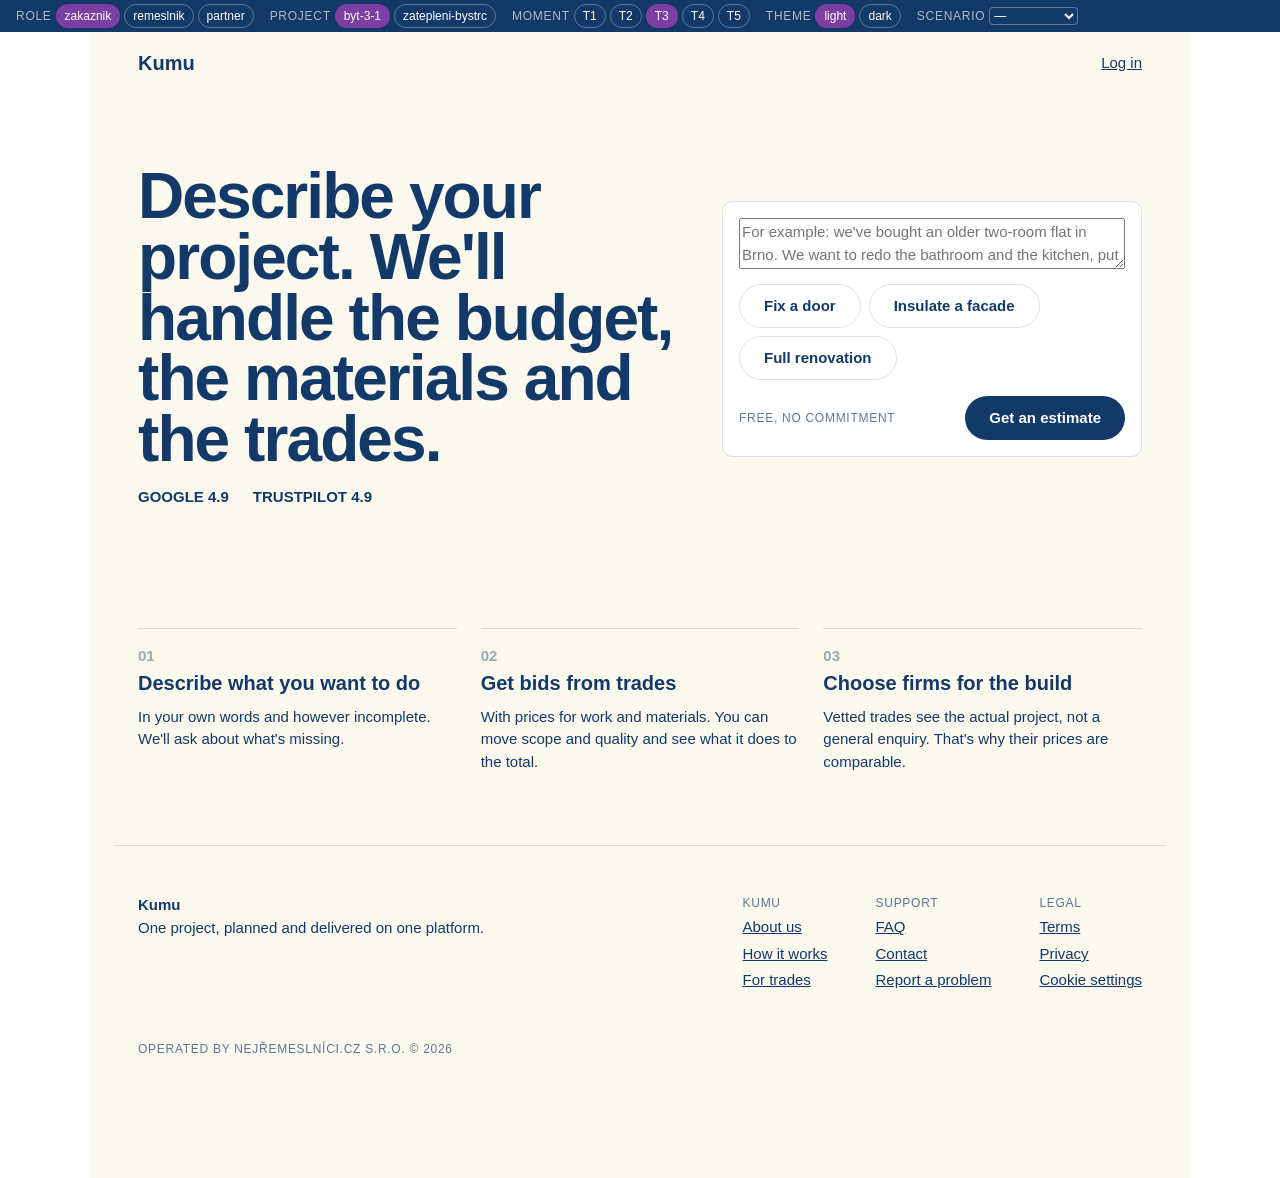
<file: index.html>
<!doctype html>
<html lang="en">
<head>
  <meta charset="utf-8" />
  <meta name="viewport" content="width=device-width, initial-scale=1" />
  <title>Kumu</title>
  <link rel="stylesheet" href="css/tokens.css" />
  <link rel="stylesheet" href="css/theme-light.css" />
  <link rel="stylesheet" href="css/theme-dark.css" />
  <link rel="stylesheet" href="css/base.css" />
  <link rel="stylesheet" href="css/components.css" />
  <link rel="stylesheet" href="css/screens.css" />
</head>
<body>
  <div id="app"></div>
  <script type="module" src="js/app.js"></script>
</body>
</html>
</file>
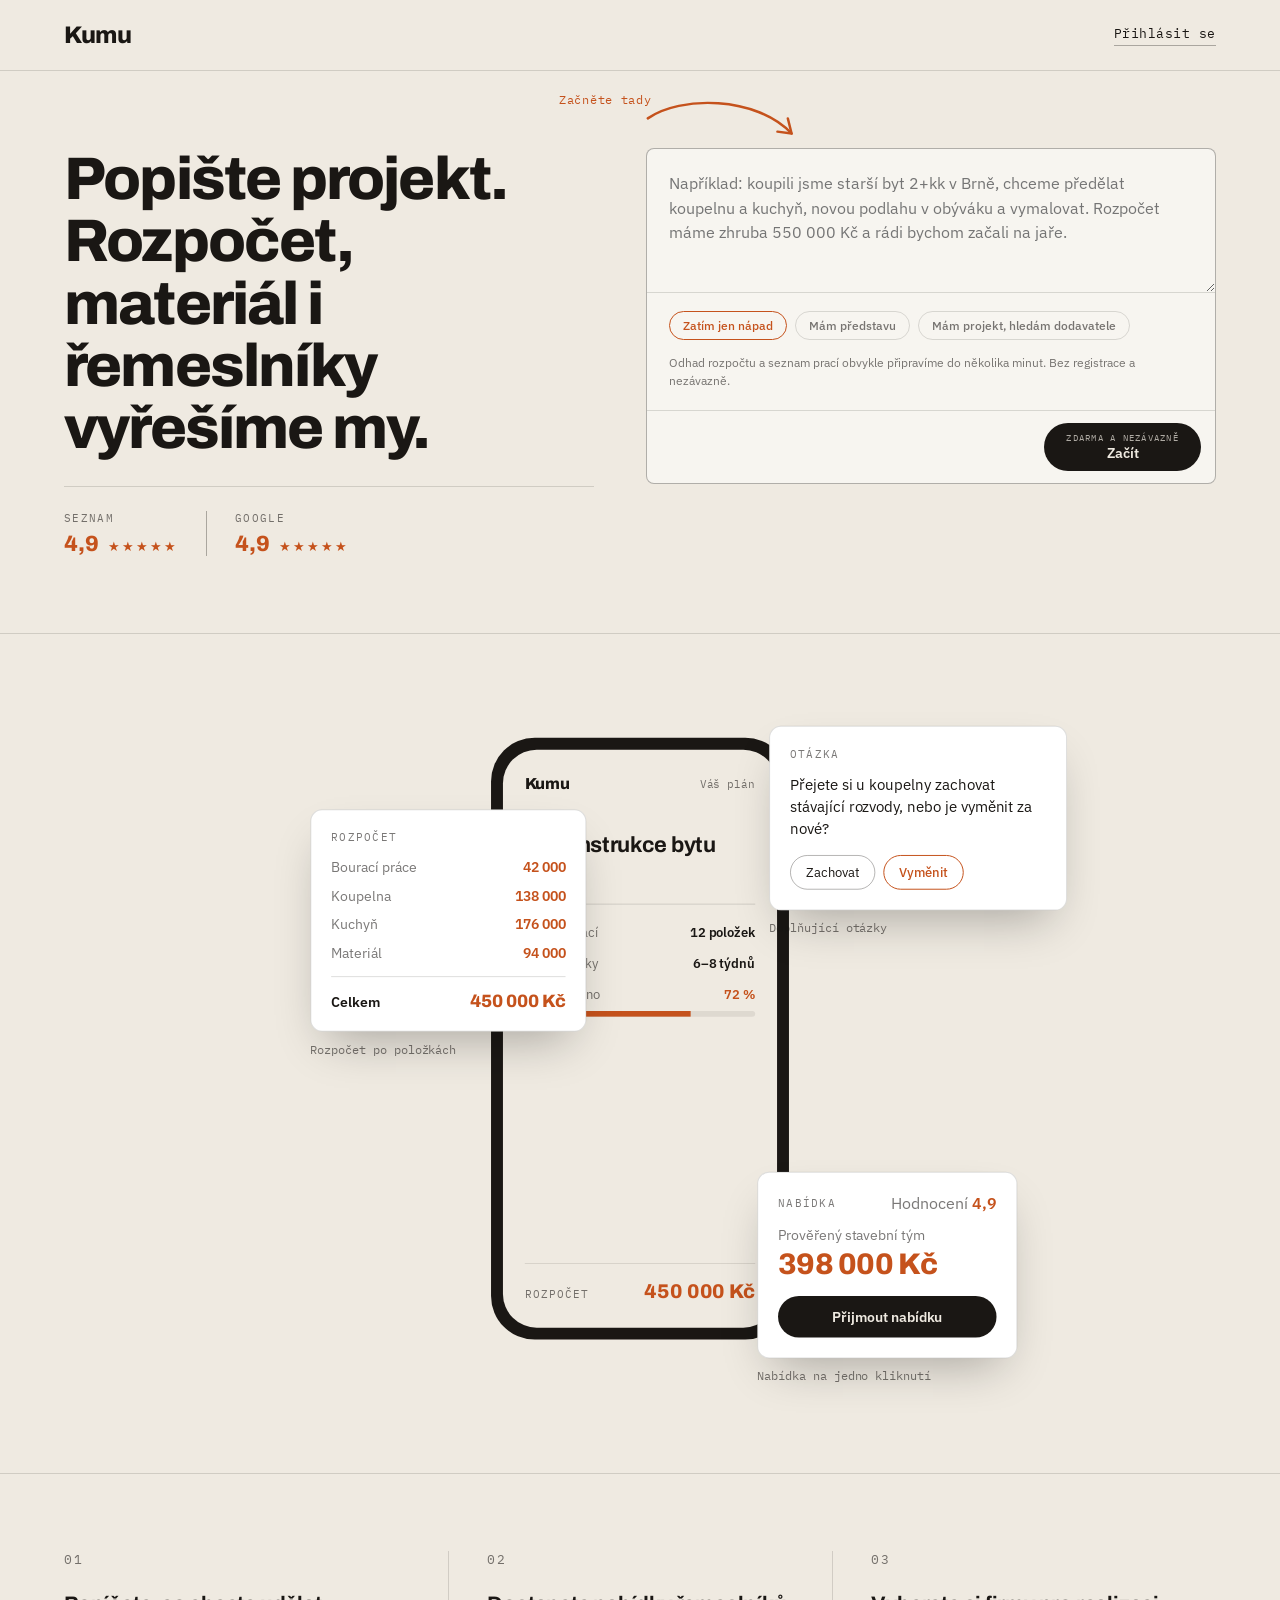
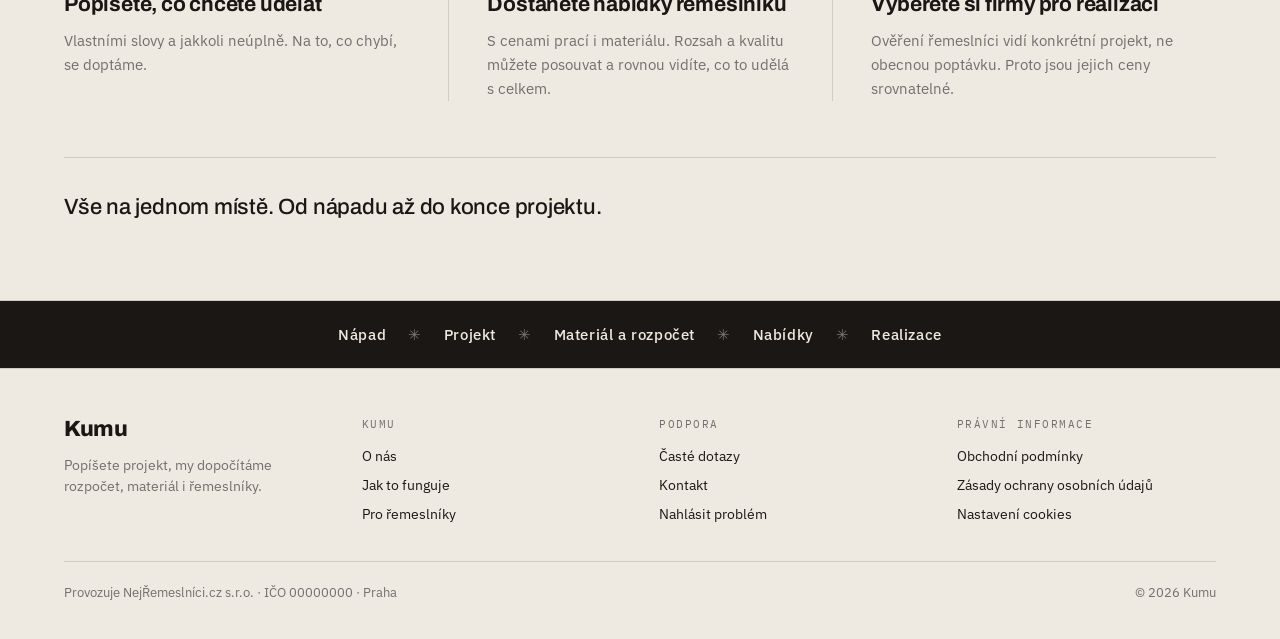
<file: reference/entry-screen.html>
<!DOCTYPE html>
<html lang="cs">
<head>
<meta charset="utf-8">
<meta name="viewport" content="width=device-width, initial-scale=1">
<title>Kumu — popište projekt, rozpočet vyřešíme my</title>
<link rel="preconnect" href="https://fonts.googleapis.com">
<link rel="preconnect" href="https://fonts.gstatic.com" crossorigin>
<link href="https://fonts.googleapis.com/css2?family=Archivo:wght@400;500;700;800;900&family=IBM+Plex+Mono:wght@400;500&family=IBM+Plex+Sans:wght@400;500;600&display=swap" rel="stylesheet">
<style>
:root {
  --flood: #EFEAE1;
  --ink: #1A1714;
  --accent: oklch(0.58 0.16 42);
  --frag-bg: #FFFFFF;

  --hair: color-mix(in srgb, var(--ink) 14%, transparent);
  --hair-strong: color-mix(in srgb, var(--ink) 32%, transparent);
  --muted: color-mix(in srgb, var(--ink) 58%, transparent);
  --faint: color-mix(in srgb, var(--ink) 8%, transparent);
  --bar-sep: color-mix(in srgb, var(--flood) 45%, transparent);
  --field-bg: color-mix(in srgb, var(--flood) 50%, white);
}

* { box-sizing: border-box; }

html, body {
  margin: 0;
  padding: 0;
  background: var(--flood);
  color: var(--ink);
}

body {
  font-family: 'IBM Plex Sans', sans-serif;
  font-variant-numeric: tabular-nums;
}

a { color: inherit; }
a:hover { opacity: 0.7; }

.hair-line { height: 1px; background: var(--hair); }

/* Header */
.header {
  display: flex;
  align-items: center;
  justify-content: space-between;
  gap: 16px;
  flex-wrap: wrap;
  padding: 22px clamp(20px, 5vw, 80px);
  border-bottom: 1px solid var(--hair);
}
.wordmark {
  font-family: 'Archivo', sans-serif;
  font-weight: 800;
  font-size: 24px;
  letter-spacing: -0.02em;
}
.login-link {
  font-family: 'IBM Plex Mono', monospace;
  font-size: 13px;
  letter-spacing: 0.04em;
  text-decoration: none;
  border-bottom: 1px solid var(--hair-strong);
  padding-bottom: 3px;
}

/* Hero */
.hero {
  display: flex;
  flex-wrap: wrap;
  gap: clamp(32px, 4vw, 56px);
  align-items: flex-start;
  padding: clamp(48px, 6vw, 88px) clamp(20px, 5vw, 80px);
}
.hero-headline { flex: 1 1 380px; min-width: 0; }
.hero-field { flex: 1 1 420px; min-width: 0; }

.hero-headline h1 {
  margin: 0;
  font-family: 'Archivo', sans-serif;
  font-weight: 800;
  font-size: clamp(34px, 5.6vw, 60px);
  line-height: 1.04;
  letter-spacing: -0.03em;
  text-wrap: balance;
}

.proof {
  display: flex;
  align-items: stretch;
  gap: 28px;
  margin-top: 26px;
  padding-top: 24px;
  border-top: 1px solid var(--hair);
}
.proof-item { display: flex; flex-direction: column; gap: 7px; }
.proof-source {
  font-family: 'IBM Plex Mono', monospace;
  font-size: 11px;
  letter-spacing: 0.12em;
  text-transform: uppercase;
  color: var(--muted);
}
.proof-score { display: flex; align-items: baseline; gap: 9px; }
.proof-num {
  font-family: 'Archivo', sans-serif;
  font-weight: 800;
  font-size: 22px;
  color: var(--accent);
}
.proof-stars { letter-spacing: 2px; font-size: 13px; color: var(--accent); }
.proof-divider { width: 1px; background: var(--hair-strong); }

/* Field */
.field-callout { position: relative; }
.callout-arrow {
  position: absolute;
  top: -58px;
  left: -4px;
  overflow: visible;
  pointer-events: none;
}
.callout-label {
  position: absolute;
  top: -56px;
  left: 6px;
  transform: translateX(-100%);
  font-family: 'IBM Plex Mono', monospace;
  font-size: 12px;
  letter-spacing: 0.06em;
  color: var(--accent);
  white-space: nowrap;
}

.field-box {
  border: 1px solid var(--hair-strong);
  border-radius: 8px;
  overflow: hidden;
  background: var(--field-bg);
}

.field-box textarea {
  display: block;
  width: 100%;
  border: none;
  outline: none;
  resize: vertical;
  background: transparent;
  caret-color: var(--accent);
  color: var(--ink);
  font-family: 'IBM Plex Sans', sans-serif;
  font-size: 16px;
  line-height: 1.55;
  padding: 22px;
  min-height: 132px;
}

.field-meta {
  padding: 18px 22px 20px;
  border-top: 1px solid var(--hair);
}

.chips {
  display: flex;
  gap: 8px;
  flex-wrap: wrap;
  margin-bottom: 14px;
}
.chip {
  padding: 6px 13px;
  border-radius: 999px;
  border: 1px solid var(--hair);
  background: transparent;
  color: var(--muted);
  font-family: 'IBM Plex Sans', sans-serif;
  font-size: 12px;
  font-weight: 500;
  cursor: pointer;
}
.chip.is-active {
  border-color: var(--accent);
  color: var(--accent);
}

.reassurance {
  margin: 0;
  font-size: 12px;
  line-height: 1.5;
  color: var(--muted);
}

.field-actions {
  display: flex;
  align-items: center;
  justify-content: flex-end;
  padding: 12px 14px;
  border-top: 1px solid var(--hair);
}
.cta {
  display: flex;
  flex-direction: column;
  align-items: center;
  gap: 1px;
  padding: 9px 22px;
  border: none;
  border-radius: 999px;
  background: var(--ink);
  color: var(--flood);
  cursor: pointer;
}
.cta-kicker {
  font-family: 'IBM Plex Mono', monospace;
  font-size: 9px;
  letter-spacing: 0.14em;
  text-transform: uppercase;
  opacity: 0.7;
}
.cta-label {
  font-family: 'IBM Plex Sans', sans-serif;
  font-size: 14px;
  font-weight: 600;
}

/* Collage */
.collage-section {
  padding: clamp(48px, 6vw, 72px) clamp(20px, 5vw, 80px);
  border-top: 1px solid var(--hair);
}
.collage-wrap {
  position: relative;
  width: 100%;
  max-width: 1160px;
  height: 700px;
  margin: 0 auto;
}
.collage-inner {
  position: absolute;
  top: 0;
  left: 0;
  width: 1160px;
  height: 700px;
  transform-origin: top left;
}

.phone {
  position: absolute;
  left: 50%;
  top: 32px;
  transform: translateX(-50%);
  width: 300px;
  height: 606px;
  border-radius: 44px;
  background: var(--ink);
  padding: 12px;
}
.phone-screen {
  width: 100%;
  height: 100%;
  border-radius: 34px;
  background: var(--flood);
  padding: 26px 22px;
  color: var(--ink);
  display: flex;
  flex-direction: column;
  gap: 20px;
}
.phone-top { display: flex; align-items: center; justify-content: space-between; }
.phone-wordmark {
  font-family: 'Archivo', sans-serif;
  font-weight: 800;
  font-size: 16px;
  letter-spacing: -0.02em;
}
.phone-tag { font-family: 'IBM Plex Mono', monospace; font-size: 11px; color: var(--muted); }
.phone-label {
  font-family: 'IBM Plex Mono', monospace;
  font-size: 10px;
  letter-spacing: 0.12em;
  text-transform: uppercase;
  color: var(--muted);
  margin-bottom: 8px;
}
.phone-title {
  font-family: 'Archivo', sans-serif;
  font-weight: 700;
  font-size: 22px;
  line-height: 1.15;
  letter-spacing: -0.01em;
}
.phone-rows { display: flex; flex-direction: column; gap: 14px; }
.phone-row { display: flex; align-items: baseline; justify-content: space-between; font-size: 13px; }
.muted-text { color: var(--muted); }
.phone-strong { font-weight: 600; }
.phone-accent { color: var(--accent); }
.progress-track {
  height: 6px;
  border-radius: 999px;
  background: var(--faint);
  overflow: hidden;
}
.progress-fill { width: 72%; height: 100%; background: var(--accent); }
.phone-bottom {
  margin-top: auto;
  padding-top: 16px;
  border-top: 1px solid var(--hair);
  display: flex;
  align-items: baseline;
  justify-content: space-between;
}
.phone-bottom-label {
  font-family: 'IBM Plex Mono', monospace;
  font-size: 11px;
  letter-spacing: 0.1em;
  text-transform: uppercase;
  color: var(--muted);
}
.phone-bottom-value {
  font-family: 'Archivo', sans-serif;
  font-weight: 800;
  font-size: 20px;
  color: var(--accent);
}

.frag { position: absolute; }
.frag-budget { top: 104px; left: 248px; width: 278px; }
.frag-question { top: 20px; right: 150px; width: 300px; }
.frag-quote { bottom: 18px; right: 200px; width: 262px; }

.frag-card {
  background: var(--frag-bg);
  border: 1px solid var(--hair);
  border-radius: 12px;
  padding: 20px;
  box-shadow: 0 22px 46px -16px rgba(0, 0, 0, 0.30);
}
.frag-label {
  font-family: 'IBM Plex Mono', monospace;
  font-size: 11px;
  letter-spacing: 0.12em;
  text-transform: uppercase;
  color: var(--muted);
  margin-bottom: 14px;
}
.frag-rows { display: flex; flex-direction: column; gap: 11px; font-size: 14px; }
.frag-row { display: flex; justify-content: space-between; }
.frag-accent { font-weight: 600; color: var(--accent); }
.frag-total { display: flex; justify-content: space-between; align-items: baseline; }
.frag-total span:first-child { font-weight: 600; font-size: 14px; }
.frag-total-value {
  font-family: 'Archivo', sans-serif;
  font-weight: 800;
  font-size: 18px;
  color: var(--accent);
}
.frag-caption {
  font-family: 'IBM Plex Mono', monospace;
  font-size: 12px;
  color: var(--muted);
  margin-top: 10px;
}

.frag-question-text { margin: 0 0 16px; font-size: 15px; line-height: 1.45; }
.frag-pills { display: flex; gap: 8px; }
.pill {
  padding: 8px 15px;
  border-radius: 999px;
  border: 1px solid var(--hair-strong);
  font-size: 13px;
}
.pill-accent {
  border-color: var(--accent);
  color: var(--accent);
  font-weight: 500;
}

.frag-quote-top { display: flex; align-items: center; justify-content: space-between; margin-bottom: 14px; }
.frag-quote-team { font-size: 14px; margin-bottom: 4px; }
.frag-quote-price {
  font-family: 'Archivo', sans-serif;
  font-weight: 800;
  font-size: 30px;
  letter-spacing: -0.02em;
  color: var(--accent);
  margin-bottom: 16px;
}
.frag-quote-btn {
  width: 100%;
  padding: 12px;
  border: none;
  border-radius: 999px;
  background: var(--ink);
  color: var(--flood);
  font-family: 'IBM Plex Sans', sans-serif;
  font-size: 14px;
  font-weight: 600;
  cursor: pointer;
}

/* How it works */
.how-it-works {
  padding: clamp(48px, 6vw, 78px) clamp(20px, 5vw, 80px);
  border-top: 1px solid var(--hair);
  border-bottom: 1px solid var(--hair);
}
.how-grid {
  display: grid;
  grid-template-columns: repeat(auto-fit, minmax(230px, 1fr));
  gap: 36px 0;
}
.how-col { padding: 0 clamp(24px, 3vw, 56px); }
.how-col:first-child { padding-left: 0; }
.how-col:last-child { padding-right: 0; }
.how-col-bordered { border-left: 1px solid var(--hair); }
.how-num {
  font-family: 'IBM Plex Mono', monospace;
  font-size: 13px;
  letter-spacing: 0.16em;
  color: var(--muted);
  margin-bottom: 24px;
}
.how-col h3 {
  margin: 0 0 12px;
  font-family: 'Archivo', sans-serif;
  font-weight: 700;
  font-size: 21px;
  letter-spacing: -0.01em;
  line-height: 1.22;
}
.how-col p { margin: 0; font-size: 15px; line-height: 1.6; color: var(--muted); }

.how-closing {
  margin-top: 56px;
  padding-top: 34px;
  border-top: 1px solid var(--hair);
}
.how-closing p {
  margin: 0;
  font-family: 'Archivo', sans-serif;
  font-size: 22px;
  line-height: 1.4;
  letter-spacing: -0.01em;
  font-weight: 500;
}

/* Phase bar */
.phase-bar {
  background: var(--ink);
  color: var(--flood);
  padding: clamp(18px, 2.4vw, 24px) clamp(20px, 4vw, 40px);
  display: flex;
  align-items: center;
  justify-content: center;
  flex-wrap: wrap;
  gap: clamp(12px, 2vw, 22px);
  font-size: clamp(12px, 1.5vw, 15px);
  font-weight: 500;
  letter-spacing: 0.04em;
}
.phase-sep { color: var(--bar-sep); }

/* Footer */
.footer {
  background: var(--flood);
  color: var(--ink);
  padding: clamp(36px, 4vw, 48px) clamp(20px, 5vw, 80px) clamp(30px, 3vw, 38px);
  border-top: 1px solid var(--hair);
}
.footer-grid {
  display: grid;
  grid-template-columns: repeat(auto-fit, minmax(200px, 1fr));
  gap: clamp(28px, 3vw, 48px);
}
.footer-about { min-width: 0; }
.footer-wordmark {
  font-family: 'Archivo', sans-serif;
  font-weight: 800;
  font-size: 22px;
  letter-spacing: -0.02em;
  margin-bottom: 14px;
}
.footer-about p {
  margin: 0;
  font-size: 14px;
  line-height: 1.55;
  color: var(--muted);
}
.footer-label {
  font-family: 'IBM Plex Mono', monospace;
  font-size: 11px;
  letter-spacing: 0.14em;
  color: var(--muted);
  margin-bottom: 16px;
}
.footer-col { display: flex; flex-direction: column; }
.footer-col a {
  color: var(--ink);
  text-decoration: none;
  font-size: 14px;
  margin-bottom: 11px;
}
.footer-col a:last-child { margin-bottom: 0; }

.footer-bottom {
  margin-top: 38px;
  padding-top: 22px;
  border-top: 1px solid var(--hair);
  display: flex;
  align-items: baseline;
  justify-content: space-between;
  flex-wrap: wrap;
  gap: 12px;
  font-size: 13px;
  color: var(--muted);
}
</style>
</head>
<body>

<header class="header">
  <span class="wordmark">Kumu</span>
  <a href="#" class="login-link">Přihlásit se</a>
</header>

<main>

  <div class="hero">
    <div class="hero-headline">
      <h1>Popište projekt. Rozpočet, materiál i řemeslníky vyřešíme my.</h1>

      <div class="proof">
        <div class="proof-item">
          <span class="proof-source">Seznam</span>
          <span class="proof-score"><span class="proof-num">4,9</span><span class="proof-stars">★★★★★</span></span>
        </div>
        <div class="proof-divider"></div>
        <div class="proof-item">
          <span class="proof-source">Google</span>
          <span class="proof-score"><span class="proof-num">4,9</span><span class="proof-stars">★★★★★</span></span>
        </div>
      </div>
    </div>

    <div class="hero-field">
      <div class="field-callout">
        <svg viewBox="0 0 190 74" width="180" height="70" fill="none" class="callout-arrow" aria-hidden="true">
          <path d="M6 30 C 40 6, 120 6, 158 46" stroke="var(--accent)" stroke-width="2.6" stroke-linecap="round"></path>
          <path d="M158 46 L 143 44 M158 46 L 154 30" stroke="var(--accent)" stroke-width="2.6" stroke-linecap="round"></path>
        </svg>
        <span class="callout-label">Začněte tady</span>

        <div class="field-box">
          <textarea rows="4" placeholder="Například: koupili jsme starší byt 2+kk v Brně, chceme předělat koupelnu a kuchyň, novou podlahu v obýváku a vymalovat. Rozpočet máme zhruba 550 000 Kč a rádi bychom začali na jaře."></textarea>

          <div class="field-meta">
            <div class="chips" role="group" aria-label="Fáze projektu">
              <button type="button" class="chip is-active" data-chip>Zatím jen nápad</button>
              <button type="button" class="chip" data-chip>Mám představu</button>
              <button type="button" class="chip" data-chip>Mám projekt, hledám dodavatele</button>
            </div>
            <p class="reassurance">Odhad rozpočtu a seznam prací obvykle připravíme do několika minut. Bez registrace a nezávazně.</p>
          </div>

          <div class="field-actions">
            <button type="button" class="cta">
              <span class="cta-kicker">Zdarma a nezávazně</span>
              <span class="cta-label">Začít</span>
            </button>
          </div>
        </div>
      </div>
    </div>
  </div>

  <section class="collage-section">
    <div class="collage-wrap" id="collageWrap">
      <div class="collage-inner" id="collageInner">

        <div class="phone">
          <div class="phone-screen">
            <div class="phone-top">
              <span class="phone-wordmark">Kumu</span>
              <span class="phone-tag">Váš plán</span>
            </div>
            <div>
              <div class="phone-label">Projekt</div>
              <div class="phone-title">Rekonstrukce bytu 2+kk</div>
            </div>
            <div class="hair-line"></div>
            <div class="phone-rows">
              <div class="phone-row">
                <span class="muted-text">Rozsah prací</span>
                <span class="phone-strong">12 položek</span>
              </div>
              <div class="phone-row">
                <span class="muted-text">Odhad délky</span>
                <span class="phone-strong">6–8 týdnů</span>
              </div>
              <div>
                <div class="phone-row" style="margin-bottom:8px">
                  <span class="muted-text">Naplánováno</span>
                  <span class="phone-strong phone-accent">72&nbsp;%</span>
                </div>
                <div class="progress-track"><div class="progress-fill"></div></div>
              </div>
            </div>
            <div class="phone-bottom">
              <span class="phone-bottom-label">Rozpočet</span>
              <span class="phone-bottom-value">450 000 Kč</span>
            </div>
          </div>
        </div>

        <div class="frag frag-budget">
          <div class="frag-card">
            <div class="frag-label">Rozpočet</div>
            <div class="frag-rows">
              <div class="frag-row"><span class="muted-text">Bourací práce</span><span class="frag-accent">42 000</span></div>
              <div class="frag-row"><span class="muted-text">Koupelna</span><span class="frag-accent">138 000</span></div>
              <div class="frag-row"><span class="muted-text">Kuchyň</span><span class="frag-accent">176 000</span></div>
              <div class="frag-row"><span class="muted-text">Materiál</span><span class="frag-accent">94 000</span></div>
            </div>
            <div class="hair-line" style="margin:14px 0"></div>
            <div class="frag-total"><span>Celkem</span><span class="frag-total-value">450 000 Kč</span></div>
          </div>
          <div class="frag-caption">Rozpočet po položkách</div>
        </div>

        <div class="frag frag-question">
          <div class="frag-card">
            <div class="frag-label">Otázka</div>
            <p class="frag-question-text">Přejete si u koupelny zachovat stávající rozvody, nebo je vyměnit za nové?</p>
            <div class="frag-pills">
              <span class="pill">Zachovat</span>
              <span class="pill pill-accent">Vyměnit</span>
            </div>
          </div>
          <div class="frag-caption">Doplňující otázky</div>
        </div>

        <div class="frag frag-quote">
          <div class="frag-card">
            <div class="frag-quote-top">
              <span class="frag-label" style="margin-bottom:0">Nabídka</span>
              <span class="muted-text">Hodnocení <span class="frag-accent">4,9</span></span>
            </div>
            <div class="frag-quote-team muted-text">Prověřený stavební tým</div>
            <div class="frag-quote-price">398 000 Kč</div>
            <button type="button" class="frag-quote-btn">Přijmout nabídku</button>
          </div>
          <div class="frag-caption">Nabídka na jedno kliknutí</div>
        </div>

      </div>
    </div>
  </section>

  <section class="how-it-works">
    <div class="how-grid">
      <div class="how-col">
        <div class="how-num">01</div>
        <h3>Popíšete, co chcete udělat</h3>
        <p>Vlastními slovy a jakkoli neúplně. Na to, co chybí, se doptáme.</p>
      </div>
      <div class="how-col how-col-bordered">
        <div class="how-num">02</div>
        <h3>Dostanete nabídky řemeslníků</h3>
        <p>S cenami prací i materiálu. Rozsah a kvalitu můžete posouvat a rovnou vidíte, co to udělá s celkem.</p>
      </div>
      <div class="how-col how-col-bordered">
        <div class="how-num">03</div>
        <h3>Vyberete si firmy pro realizaci</h3>
        <p>Ověření řemeslníci vidí konkrétní projekt, ne obecnou poptávku. Proto jsou jejich ceny srovnatelné.</p>
      </div>
    </div>
    <div class="how-closing">
      <p>Vše na jednom místě. Od nápadu až do konce projektu.</p>
    </div>
  </section>

</main>

<div class="phase-bar">
  <span>Nápad</span><span class="phase-sep">✳</span>
  <span>Projekt</span><span class="phase-sep">✳</span>
  <span>Materiál a rozpočet</span><span class="phase-sep">✳</span>
  <span>Nabídky</span><span class="phase-sep">✳</span>
  <span>Realizace</span>
</div>

<footer class="footer">
  <div class="footer-grid">
    <div class="footer-about">
      <div class="footer-wordmark">Kumu</div>
      <p>Popíšete projekt, my dopočítáme rozpočet, materiál i řemeslníky.</p>
    </div>
    <div class="footer-col">
      <div class="footer-label">KUMU</div>
      <a href="#">O nás</a>
      <a href="#">Jak to funguje</a>
      <a href="#">Pro řemeslníky</a>
    </div>
    <div class="footer-col">
      <div class="footer-label">PODPORA</div>
      <a href="#">Časté dotazy</a>
      <a href="#">Kontakt</a>
      <a href="#">Nahlásit problém</a>
    </div>
    <div class="footer-col">
      <div class="footer-label">PRÁVNÍ INFORMACE</div>
      <a href="#">Obchodní podmínky</a>
      <a href="#">Zásady ochrany osobních údajů</a>
      <a href="#">Nastavení cookies</a>
    </div>
  </div>
  <div class="footer-bottom">
    <span>Provozuje NejŘemeslníci.cz s.r.o. · IČO 00000000 · Praha</span>
    <span>© 2026 Kumu</span>
  </div>
</footer>

<script>
(() => {
  const wrap = document.getElementById('collageWrap');
  const inner = document.getElementById('collageInner');
  if (wrap && inner) {
    const COLLAGE_WIDTH = 1160;
    const COLLAGE_HEIGHT = 700;
    const fit = () => {
      const scale = Math.min(1, wrap.clientWidth / COLLAGE_WIDTH);
      inner.style.transform = `scale(${scale})`;
      wrap.style.height = `${COLLAGE_HEIGHT * scale}px`;
    };
    new ResizeObserver(fit).observe(wrap);
    fit();
  }

  const chips = document.querySelectorAll('[data-chip]');
  chips.forEach((chip) => {
    chip.addEventListener('click', () => {
      chips.forEach((c) => c.classList.remove('is-active'));
      chip.classList.add('is-active');
    });
  });
})();
</script>
</body>
</html>
</file>
<file: css/tokens.css>
/* ============================================================
   KUMU — tokeny (kontrakt)
   Definuje, JAKÉ proměnné existují a CO znamenají. Žádná konkrétní
   barva tu není — hodnoty jsou v theme-light.css a theme-dark.css.
   Sémantické názvy, ne popisné: --surface-raised, ne --white.
   ============================================================ */

:root {
  /* --- plochy --------------------------------------------- */
  --bg: initial;                 /* pozadí stránky */
  --surface: initial;            /* plocha karty */
  --surface-raised: initial;     /* plocha nad kartou (překryvy, panel) */
  --surface-sunken: initial;     /* potlačená plocha (odložené joby) */
  --border: initial;             /* linka */

  /* --- text -------------------------------------------------*/
  --text-primary: initial;
  --text-secondary: initial;
  --text-muted: initial;

  /* --- akce ---------------------------------------------------*/
  --accent: initial;             /* interaktivní prvky — nikdy peněžní částka */
  --accent-contrast: initial;    /* text na accentu */

  /* --- rozpočtová semantika — vyhrazená, jen na peněžních částkách --- */
  --color-over: initial;         /* částka nad rozpočtem */
  --color-under: initial;        /* částka pod rozpočtem */

  /* --- role ---------------------------------------------------*/
  --role-customer: initial;
  --role-trade: initial;
  --role-partner: initial;

  /* ============================================================
     Rozměrové a typografické tokeny — nejsou barvy, smí mít hodnotu
     přímo tady (pravidlo o barvách v theme-*.css se týká jen barev).
     ============================================================ */

  --font-sans: -apple-system, BlinkMacSystemFont, "Segoe UI", Roboto, Helvetica, Arial, sans-serif;

  --fs-display-xl: 64px;
  --fs-display: 40px;
  --fs-heading: 20px;
  --fs-body: 15px;
  --fs-label: 12px;

  --space-1: 4px;
  --space-2: 8px;
  --space-3: 16px;
  --space-4: 24px;
  --space-5: 48px;
  --space-6: 72px;
  --space-7: 96px;

  --radius-card: 10px;
  --radius-pill: 999px;

  --border-width: 1px;
}
</file>
<file: css/theme-light.css>
/* ============================================================
   KUMU — theme: light (výchozí)
   Jediné místo mimo theme-dark.css, kde smí být barevná hodnota.
   ============================================================ */

:root {
  /* pojmenovaná paleta */
  --raw-cornsilk: #F0DF87;
  --raw-glacier: #A0CED9;
  --raw-malachite: #3D9E71;
  --raw-atlantic: #133968;
  --raw-persimmon: #E4572E;
  --raw-violet: #7B3FA3;
  --raw-white: #FFFFFF;

  --bg: var(--raw-white);
  --surface: #FBF8ED;
  --surface-raised: var(--raw-white);
  --surface-sunken: #F1EEE1;
  --border: color-mix(in srgb, var(--raw-atlantic) 15%, transparent);

  --text-primary: var(--raw-atlantic);
  --text-secondary: color-mix(in srgb, var(--raw-atlantic) 68%, transparent);
  --text-muted: color-mix(in srgb, var(--raw-atlantic) 42%, transparent);

  --accent: var(--raw-violet);
  --accent-contrast: var(--raw-white);

  --color-over: #A6431B;   /* Persimmon ztmavený, 4,5+ na bílé */
  --color-under: #2C7D5A;  /* Malachite ztmavený, 4,5+ na bílé */

  --role-customer: var(--raw-glacier);
  --role-trade: var(--raw-cornsilk);
  --role-partner: var(--raw-malachite);

  /* Vývojářská lišta je nástroj, ne produkt — zůstává vždy tmavá,
     nezávisle na zvoleném schématu. Proto se tu nepřepisuje v theme-dark.css. */
  --devbar-bg: var(--raw-atlantic);
  --devbar-fg: var(--raw-white);
  --devbar-fg-muted: color-mix(in srgb, var(--raw-white) 65%, transparent);
}
</file>
<file: css/theme-dark.css>
/* ============================================================
   KUMU — theme: dark
   Aktivuje se přes [data-theme="dark"] na <html>. Přepínač je ve
   vývojářské liště, ne v produktovém rozhraní.
   ============================================================ */

[data-theme="dark"] {
  --raw-cornsilk: #F0DF87;
  --raw-glacier: #A0CED9;
  --raw-malachite: #3D9E71;
  --raw-atlantic: #133968;
  --raw-persimmon: #E4572E;
  --raw-violet: #7B3FA3;

  --bg: #0E1B2E;
  --surface: #16243A;
  --surface-raised: #1E3050;
  --surface-sunken: #0B1626;
  --border: color-mix(in srgb, white 16%, transparent);

  --text-primary: #F2F5FA;
  --text-secondary: color-mix(in srgb, white 72%, transparent);
  --text-muted: color-mix(in srgb, white 46%, transparent);

  --accent: #B98BE0;
  --accent-contrast: #1E1030;

  --color-over: #F0946E;   /* Persimmon posvětlený, čitelný na tmavé */
  --color-under: #74D3A8;  /* Malachite posvětlený, čitelný na tmavé */

  --role-customer: var(--raw-glacier);
  --role-trade: var(--raw-cornsilk);
  --role-partner: var(--raw-malachite);
}
</file>
<file: css/base.css>
/* KUMU — reset, typografie, layout primitiva. Žádná barevná hodnota tu nesmí být. */

*, *::before, *::after { box-sizing: border-box; }
html, body { margin: 0; padding: 0; }
body {
  font-family: var(--font-sans);
  font-size: var(--fs-body);
  line-height: 1.5;
  background: var(--bg);
  color: var(--text-primary);
}
#app { min-height: 100vh; }

h1, h2, h3 { margin: 0 0 var(--space-2); font-weight: 600; }
h2 { font-size: var(--fs-heading); }
h3 { font-size: var(--fs-heading); }
p { margin: 0 0 var(--space-2); }
ul { list-style: none; margin: 0; padding: 0; }
a { color: inherit; }
button, input, textarea, select { font: inherit; color: inherit; }
button { cursor: pointer; background: none; border: none; }
textarea { width: 100%; resize: vertical; }

.display-xl {
  font-size: var(--fs-display-xl);
  font-weight: 800;
  letter-spacing: -0.03em;
  line-height: 0.95;
  margin: 0 0 var(--space-3);
}
.display {
  font-size: var(--fs-display);
  font-weight: 800;
  letter-spacing: -0.02em;
  font-variant-numeric: tabular-nums;
}
.micro {
  font-size: var(--fs-label);
  color: var(--text-secondary);
  text-transform: uppercase;
  letter-spacing: 0.06em;
}

.screen { padding: 0 var(--space-4) var(--space-6); max-width: 1100px; margin: 0 auto; }
.screen--zakaznik, .screen--partner { background: var(--surface); }

.def-list li { display: flex; justify-content: space-between; gap: var(--space-3); padding: var(--space-2) 0; border-bottom: var(--border-width) solid var(--border); }
.def-list li:last-child { border-bottom: none; }

.text-over { color: var(--color-over); }
.text-under { color: var(--color-under); }

@media (max-width: 900px) {
  .screen--zakaznik, .screen--partner { padding: 0 var(--space-3) var(--space-5); }
}
</file>
<file: css/components.css>
/* KUMU — karty, řádky, dlaždice, tlačítka, lišty. Žádná barevná hodnota tu nesmí být. */

/* --- tlačítka a pilulky ------------------------------------------ */
.btn {
  display: inline-block;
  padding: var(--space-2) var(--space-4);
  border-radius: var(--radius-pill);
  font-weight: 600;
  min-height: 44px;
}
.btn--primary { background: var(--text-primary); color: var(--bg); }
.btn--primary[disabled] { opacity: 0.4; cursor: not-allowed; }
.btn--secondary { border: var(--border-width) solid var(--border); background: transparent; }
.pill { padding: var(--space-1) var(--space-3); border-radius: var(--radius-pill); border: var(--border-width) solid var(--border); min-height: 44px; }
.pill--active { background: var(--accent); color: var(--accent-contrast); border-color: transparent; }

/* --- karty --------------------------------------------------------- */
.card {
  padding: var(--space-3);
  border-radius: var(--radius-card);
  border: var(--border-width) solid var(--border);
  margin-bottom: var(--space-3);
}
.card--raised { background: var(--surface-raised); }
.card--over { border-width: 2px; border-color: var(--text-primary); }

/* --- rozpočtový blok -------------------------------------------- */
.budget-block { display: flex; flex-direction: column; gap: var(--space-1); }
.sum-row { display: flex; justify-content: space-between; padding: var(--space-1) 0; }
.sum-row__castka { font-variant-numeric: tabular-nums; }
.sum-row--over .sum-row__castka { color: var(--color-over); font-weight: 700; }
.sum-row--under .sum-row__castka { color: var(--color-under); font-weight: 700; }

.gauge { position: relative; height: 8px; border-radius: var(--radius-pill); background: var(--surface-sunken); margin-top: var(--space-2); overflow: hidden; }
.gauge__fill { position: absolute; inset: 0; }
.gauge__fill--over { background: var(--color-over); }
.gauge__fill--under { background: var(--color-under); }

/* --- položky ------------------------------------------------------- */
.line-items { display: flex; flex-direction: column; }
.line-item { display: flex; justify-content: space-between; padding: var(--space-1) 0; border-bottom: var(--border-width) solid var(--border); }
.line-item__znacka { color: var(--text-muted); font-size: var(--fs-label); }

/* --- páky ------------------------------------------------------ */
.lever { display: grid; grid-template-columns: auto 1fr auto; gap: var(--space-2); align-items: center; padding: var(--space-2); border-radius: var(--radius-card); }
.lever--active { background: color-mix(in srgb, var(--accent) 12%, transparent); }
.lever input { width: 20px; height: 20px; }
.lever__body { display: flex; flex-direction: column; }
.lever__popis { font-weight: 600; }
.lever__dopad { font-size: var(--fs-label); color: var(--text-secondary); }
.lever__uspora { color: var(--color-under); font-weight: 700; }

/* --- kandidáti / dlaždice --------------------------------------- */
.candidate {
  display: flex; align-items: center; gap: var(--space-2);
  width: 100%; padding: var(--space-2); border-radius: var(--radius-card);
  border: var(--border-width) solid var(--border); margin-bottom: var(--space-1);
  background: var(--surface-raised); text-align: left;
}
.candidate--selected { border-color: var(--accent); border-width: 2px; }
.candidate:not(.candidate--selected):hover { opacity: 0.85; }
.candidate__avatar { width: 32px; height: 32px; border-radius: 50%; background: var(--surface-sunken); display: flex; align-items: center; justify-content: center; font-size: var(--fs-label); font-weight: 700; }
.candidate__info { display: flex; flex-direction: column; flex: 1; }
.candidate__jmeno { font-weight: 600; }
.candidate__meta { font-size: var(--fs-label); color: var(--text-secondary); }
.candidate__castka { font-weight: 700; }

/* --- štítky stavu ------------------------------------------------- */
.tag {
  display: inline-block; padding: 2px var(--space-2); border-radius: var(--radius-pill);
  font-size: var(--fs-label); text-transform: uppercase; letter-spacing: 0.04em;
  background: var(--surface-sunken); color: var(--text-secondary);
}
.tag--probiha, .tag--zadano-remeslnikovi { background: color-mix(in srgb, var(--accent) 18%, transparent); color: var(--text-primary); }
.tag--hotovo { background: var(--text-primary); color: var(--bg); }

/* --- karta práce --------------------------------------------------- */
.job-card { border: var(--border-width) solid var(--border); border-radius: var(--radius-card); padding: var(--space-2); margin-bottom: var(--space-3); background: var(--surface-raised); }
.job-card__header { display: flex; align-items: center; justify-content: space-between; gap: var(--space-2); width: 100%; text-align: left; padding: var(--space-1) 0; }
.job-card__nazev { font-weight: 600; flex: 1; }
.job-card__castka { font-weight: 700; font-variant-numeric: tabular-nums; }
.job-card__kandidati { margin-top: var(--space-2); }
.job-card__cekame { color: var(--text-secondary); margin-top: var(--space-1); }

/* --- panel týmu ----------------------------------------------------- */
.team-panel { position: sticky; top: var(--space-3); }
.team-panel__stitek { font-size: var(--fs-label); letter-spacing: 0.06em; color: var(--text-secondary); }
.team-panel__sloty { display: flex; flex-direction: column; gap: var(--space-1); margin: var(--space-2) 0; }
.team-slot { display: flex; justify-content: space-between; padding: var(--space-1) 0; border-bottom: var(--border-width) solid var(--border); font-size: var(--fs-label); }
.team-slot__profese { font-weight: 700; letter-spacing: 0.04em; }
.team-slot__prazdny { color: var(--text-muted); }
.team-panel__soucet { margin: var(--space-2) 0; }
.team-panel__naklic { display: block; margin-top: var(--space-2); text-decoration: underline; color: var(--text-secondary); font-size: var(--fs-label); }

/* --- harmonogram ---------------------------------------------------- */
.timeline { position: relative; height: 28px; background: var(--surface-sunken); border-radius: var(--radius-card); margin-bottom: var(--space-4); overflow: hidden; }
.timeline__segment { position: absolute; top: 4px; height: 20px; border-radius: 4px; }
.timeline__segment--plny { background: var(--accent); }
.timeline__segment--obrys { border: 2px dashed var(--border); }

/* --- rám telefonu -------------------------------------------------- */
.phone { width: 375px; max-width: 100%; margin: var(--space-4) auto; border: 10px solid var(--text-primary); border-radius: 36px; background: var(--surface-raised); overflow: hidden; }
.phone__notch { height: 20px; }
.phone__screen { min-height: 640px; display: flex; flex-direction: column; }
.phone__obsah { flex: 1; padding: var(--space-3); overflow-y: auto; }
.phone-nav { display: flex; border-top: var(--border-width) solid var(--border); }
.phone-nav__item { flex: 1; padding: var(--space-2) 0; min-height: 44px; font-size: var(--fs-label); }
.phone-nav__item--active { font-weight: 700; color: var(--accent); }

/* --- chat ------------------------------------------------------------ */
.chat { display: flex; flex-direction: column; gap: var(--space-2); margin-bottom: var(--space-3); }
.chat__msg { max-width: 80%; padding: var(--space-2); border-radius: var(--radius-card); }
.chat__msg--asistent, .chat__msg--remeslnik { background: var(--surface-sunken); align-self: flex-start; }
.chat__msg--zakaznik { background: color-mix(in srgb, var(--accent) 16%, transparent); align-self: flex-end; }

/* --- ostatní drobnosti ----------------------------------------------- */
.step { padding: var(--space-3) 0; border-top: var(--border-width) solid var(--border); }
.step__cislo { color: var(--text-muted); font-weight: 700; }
.footer { border-top: var(--border-width) solid var(--border); padding: var(--space-5) var(--space-4); display: flex; flex-wrap: wrap; gap: var(--space-5); justify-content: space-between; }
.footer__odkazy { display: flex; gap: var(--space-5); }
.footer__odkazy div { display: flex; flex-direction: column; gap: var(--space-1); }
.footer__provozovatel { width: 100%; }
.photos { display: flex; gap: var(--space-2); margin: var(--space-2) 0; }
.photo-placeholder { width: 88px; height: 66px; background: var(--surface-sunken); border-radius: 6px; }
.metric { text-align: left; }
.metric__hodnota { font-size: var(--fs-display); font-weight: 800; }
.surface-cool { background: var(--surface-cool, var(--surface-sunken)); }

/* --- horní pruh, patka, walkthrough, devbar ---------------------- */
.topbar { display: flex; justify-content: space-between; align-items: center; padding: var(--space-3) var(--space-4); }
.topbar__brand { font-weight: 800; font-size: var(--fs-heading); }
.topbar__login { text-decoration: underline; }

.walkthrough { display: flex; gap: 2px; padding: var(--space-1) var(--space-2); background: var(--text-primary); overflow-x: auto; }
.walkthrough__item { padding: var(--space-1) var(--space-2); color: var(--bg); opacity: 0.5; display: flex; flex-direction: column; align-items: flex-start; min-width: max-content; border-left: 3px solid transparent; }
.walkthrough__item--aktivni { opacity: 1; font-weight: 700; }
.walkthrough__item--minuly { opacity: 0.75; }
.walkthrough__role { font-size: 10px; text-transform: uppercase; letter-spacing: 0.06em; opacity: 0.7; }
.walkthrough__item.role-zakaznik { border-left-color: var(--role-customer); }
.walkthrough__item.role-remeslnik { border-left-color: var(--role-trade); }
.walkthrough__item.role-partner { border-left-color: var(--role-partner); }

.devbar { display: flex; flex-wrap: wrap; gap: var(--space-3); align-items: center; padding: var(--space-1) var(--space-3); background: var(--devbar-bg); color: var(--devbar-fg); font-size: var(--fs-label); }
.devbar .micro { color: var(--devbar-fg-muted); }
.devbar__skupina { display: flex; align-items: center; gap: 4px; }
.devbar__btn { padding: 2px 8px; border-radius: var(--radius-pill); border: 1px solid color-mix(in srgb, var(--devbar-fg) 30%, transparent); color: var(--devbar-fg); }
.devbar__btn--active { background: var(--accent); border-color: transparent; color: var(--accent-contrast); }
.devbar select, .devbar button { color: var(--devbar-fg); }
.devbar select { background: var(--devbar-bg); border: 1px solid color-mix(in srgb, var(--devbar-fg) 30%, transparent); border-radius: 4px; }
</file>
<file: css/screens.css>
/* KUMU — co patří jen jedné obrazovce. Žádná barevná hodnota tu nesmí být. */

/* --- Landing --------------------------------------------------------- */
.hero--landing { display: flex; flex-wrap: wrap; gap: var(--space-5); padding: var(--space-6) var(--space-4); align-items: center; }
.hero__text { flex: 1 1 480px; }
.hero__social-proof { display: flex; gap: var(--space-4); font-weight: 700; }
.hero__karta { flex: 1 1 380px; max-width: 420px; }
.landing__priklady { display: flex; flex-wrap: wrap; gap: var(--space-2); margin: var(--space-2) 0; }
.landing__zapati { display: flex; justify-content: space-between; align-items: center; margin-top: var(--space-3); }
.steps { display: grid; grid-template-columns: repeat(3, 1fr); gap: var(--space-4); padding: var(--space-5) var(--space-4); }

/* --- Brief ----------------------------------------------------------- */
.brief { padding-top: var(--space-4); max-width: 640px; }

/* --- Budget ------------------------------------------------------------ */
.budget { padding-top: var(--space-4); max-width: 640px; }

/* --- Project ------------------------------------------------------------ */
.projekt { padding-top: var(--space-4); }
.projekt__hlavicka { margin-bottom: var(--space-3); }
.projekt__sloupce { display: grid; grid-template-columns: 2fr 1fr; gap: var(--space-4); align-items: start; }
.projekt__sloupce--jeden { grid-template-columns: 1fr; }
.naklic { display: flex; flex-direction: column; }
.firma__castka { font-size: var(--fs-display); font-weight: 800; margin: var(--space-2) 0; }
@media (max-width: 900px) {
  .projekt__sloupce { grid-template-columns: 1fr; }
}

/* --- Job ------------------------------------------------------------- */
.job { padding-top: var(--space-4); max-width: 640px; }
.job__obsah { margin: var(--space-3) 0; }
.viceprace__castka { font-size: var(--fs-display); color: var(--color-over); font-weight: 800; margin: var(--space-2) 0; }

/* --- Invoicing --------------------------------------------------------- */
.fakturace { padding-top: var(--space-4); max-width: 640px; }
.invoice-row { display: flex; justify-content: space-between; padding: var(--space-1) 0; border-bottom: var(--border-width) solid var(--border); }

/* --- My projects --------------------------------------------------------- */
.moje-projekty { padding-top: var(--space-4); }
.project-cards { display: grid; grid-template-columns: repeat(auto-fill, minmax(260px, 1fr)); gap: var(--space-3); }
.moje-projekty__nove { display: flex; gap: var(--space-2); margin-top: var(--space-4); }

/* --- Trade ------------------------------------------------------------ */
.opportunity { display: flex; justify-content: space-between; width: 100%; padding: var(--space-2); border-bottom: var(--border-width) solid var(--border); min-height: 44px; }
.realizace { display: flex; justify-content: space-between; font-size: var(--fs-label); padding: var(--space-1) 0; border-top: var(--border-width) solid var(--border); }
.asistent { position: absolute; inset: 0; background: var(--surface-raised); padding: var(--space-3); overflow-y: auto; }
.asistent__dotaz { display: block; width: 100%; text-align: left; padding: var(--space-2); border: var(--border-width) solid var(--border); border-radius: var(--radius-card); margin-bottom: var(--space-1); min-height: 44px; }
.phone__screen { position: relative; }

/* --- Partner ---------------------------------------------------------- */
.partner-nav { display: flex; gap: var(--space-3); padding: var(--space-2) var(--space-4); border-bottom: var(--border-width) solid var(--border); }
.partner-nav__item { padding: var(--space-1) 0; min-height: 44px; }
.partner-nav__item--active { font-weight: 700; border-bottom: 2px solid var(--accent); }
.metrics { display: grid; grid-template-columns: repeat(auto-fit, minmax(180px, 1fr)); gap: var(--space-3); padding: var(--space-3) var(--space-4); }
.enquiry-table { width: 100%; border-collapse: collapse; margin: var(--space-2) 0; }
.enquiry-table th, .enquiry-table td { text-align: left; padding: var(--space-1) var(--space-2); border-bottom: var(--border-width) solid var(--border); font-size: var(--fs-label); }
.enquiry-table__neurcena { background: var(--surface-sunken); font-style: italic; }
</file>
